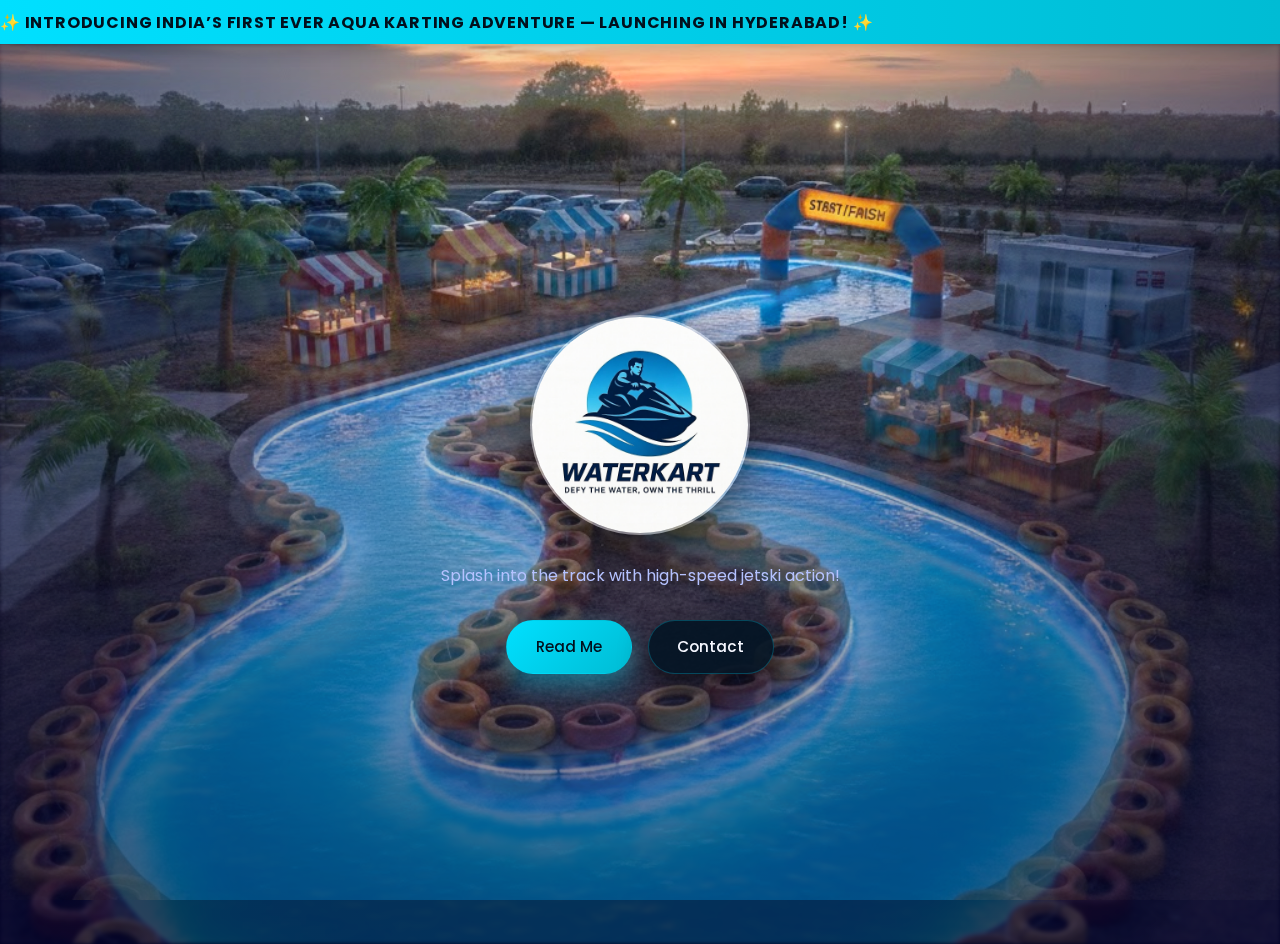
<file: index.html>
<!DOCTYPE html>
<html lang="en">
<head>
  <meta charset="UTF-8" />
  <title>AQUA KART – Home</title>
  <meta name="viewport" content="width=device-width, initial-scale=1" />
  <link href="https://fonts.googleapis.com/css2?family=Poppins:wght@300;500;700&display=swap" rel="stylesheet">
  <link rel="stylesheet" href="styles.css" />

  <!-- Inline animation + hero overrides to guarantee it works on GitHub Pages -->
  <style>
    /* Hero layout */
    .hero {
      position: relative;
      min-height: 100vh;
      width: 100%;
      display: flex;
      align-items: center;
      justify-content: center;
      overflow: hidden;
    }

    /* Background image */
    .hero::before {
      content: "";
      position: absolute;
      inset: 0;
      background-image: url("images/jetski-cartoon-bg.jpg");
      background-size: cover;
      background-position: center;
      filter: saturate(1.2);
      z-index: -2;
    }

    /* Dark overlay for readability */
    .hero-overlay {
      position: absolute;
      inset: 0;
      background: radial-gradient(circle at top, transparent 20%, rgba(0, 0, 40, 0.9));
      z-index: -1;
    }

    /* Water shimmer overlay (moving) */
    .water-shimmer {
      position: absolute;
      inset: 0;
      background: url("images/jetski-cartoon-bg.jpg");
      background-size: cover;
      background-position: center;
      mix-blend-mode: screen;
      opacity: 0.25; /* made stronger so you SEE it clearly */
      animation: shimmerMove 10s infinite linear;
      z-index: 0;
      pointer-events: none;
      filter: brightness(1.6) blur(2px);
    }

    @keyframes shimmerMove {
      0% {
        transform: translateX(-40px) translateY(-30px);
      }
      50% {
        transform: translateX(40px) translateY(35px);
      }
      100% {
        transform: translateX(-40px) translateY(-30px);
      }
    }

    .hero-content {
      text-align: center;
      padding: 2rem;
      max-width: 540px;
      display: flex;
      flex-direction: column;
      align-items: center;
      position: relative;
      z-index: 2;
    }

    .logo-wrapper {
      width: 220px;
      height: 220px;
      border-radius: 50%;
      overflow: hidden;
      display: flex;
      align-items: center;
      justify-content: center;
      background: rgba(255, 255, 255, 0.15);
      box-shadow: 0 18px 45px rgba(0, 0, 0, 0.55);
      border: 2px solid rgba(255, 255, 255, 0.3);
    }

    .logo-image {
      width: 100%;
      height: 100%;
      object-fit: cover;
    }

    .tagline {
      margin-top: 1.75rem;
      margin-bottom: 2rem;
      font-size: 1rem;
    }

    .hero-buttons {
      display: flex;
      flex-wrap: wrap;
      gap: 1rem;
      justify-content: center;
    }

    /* Buttons are already styled in styles.css (btn, primary-btn, secondary-btn) */

    /* ===== Moving Marquee Banner at TOP ===== */
    .announcement-marquee {
      width: 100%;
      overflow: hidden;
      background: linear-gradient(90deg, #00e0ff, #00bcd4);
      padding: 0.6rem 0;
      box-shadow: 0 4px 18px rgba(0, 0, 0, 0.25);
      position: sticky;
      top: 0;
      z-index: 9999;
    }

    .marquee-text {
      display: inline-block;
      white-space: nowrap;
      font-size: 1rem;
      font-weight: 700;
      text-transform: uppercase;
      letter-spacing: 0.05em;
      color: #02101d;
      animation: marqueeMove 12s linear infinite;
    }

    @keyframes marqueeMove {
      0%   { transform: translateX(100%); }
      100% { transform: translateX(-100%); }
    }

    @media (max-width: 600px) {
      .logo-wrapper {
        width: 160px;
        height: 160px;
      }
      .tagline {
        font-size: 0.95rem;
      }
    }
  </style>
</head>

<body>

  <!-- TOP SCROLLING MARQUEE -->
  <div class="announcement-marquee">
    <div class="marquee-text">
      ✨ Introducing India’s First Ever Aqua Karting Adventure — Launching in Hyderabad! ✨
    </div>
  </div>

  <!-- HERO SECTION -->
  <div class="hero">
    <div class="hero-overlay"></div>
    <div class="water-shimmer"></div>

    <div class="hero-content">
      <!-- Logo -->
      <div class="logo-wrapper">
        <img src="images/Logo.png" alt="AQUA KART Logo" class="logo-image">
      </div>

      <p class="tagline">
        Splash into the track with high-speed jetski action!
      </p>

      <div class="hero-buttons">
        <a href="readme.html" class="btn primary-btn">Read Me</a>
        <a href="readme.html#contact" class="btn secondary-btn">Contact</a>
      </div>
    </div>
  </div>

</body>
</html>
</file>
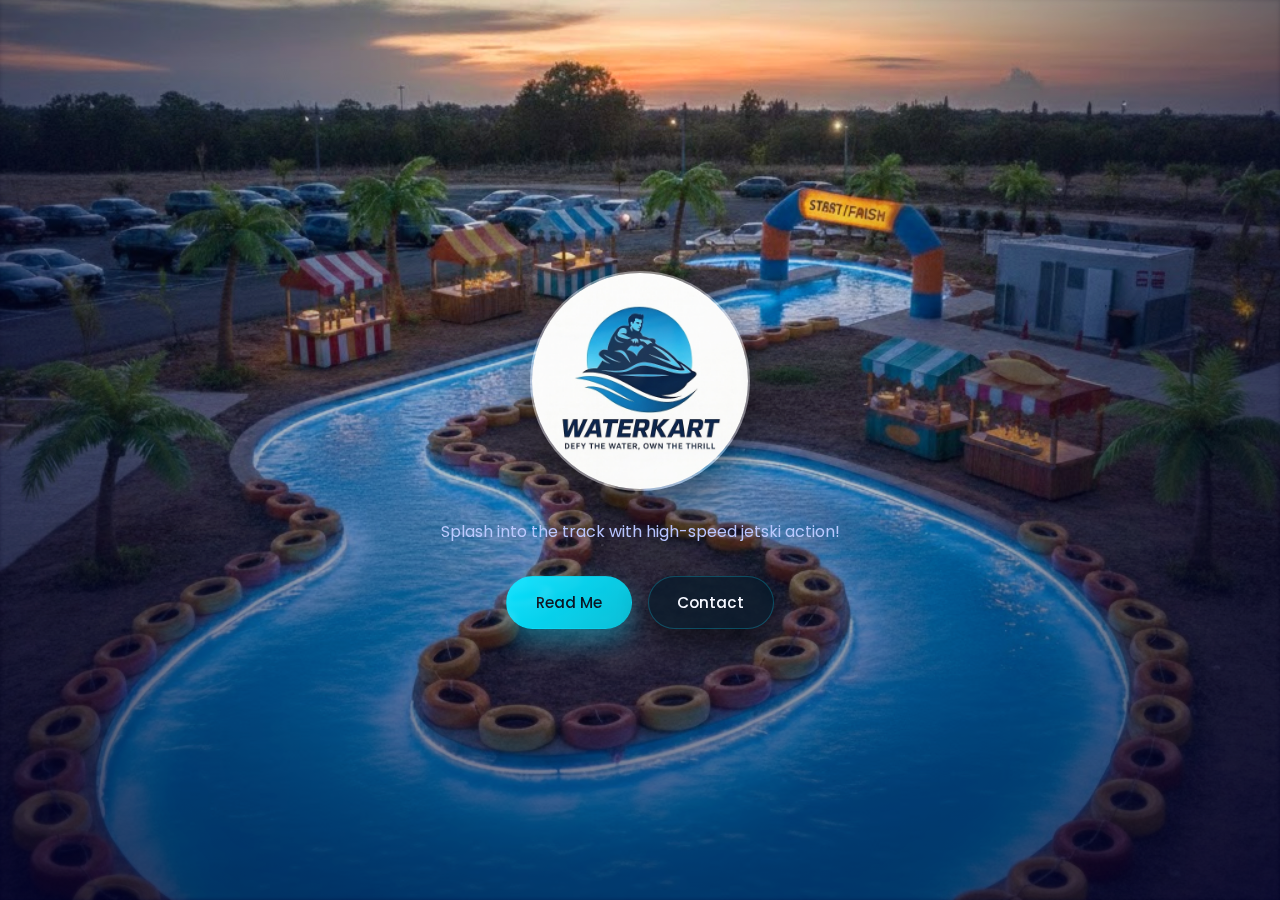
<file: WebSite/index.html>
<!DOCTYPE html>
<html lang="en">
<head>
  <meta charset="UTF-8" />
  <title>AQUA KART – Home</title>
  <meta name="viewport" content="width=device-width, initial-scale=1" />
  <link href="https://fonts.googleapis.com/css2?family=Poppins:wght@300;500;700&display=swap" rel="stylesheet">
  <link rel="stylesheet" href="styles.css" />
</head>
<body>
  <div class="hero">
    <div class="hero-overlay"></div>
    <div class="water-shimmer"></div>


    <div class="hero-content">
      <!-- Logo -->
      <div class="logo-wrapper">
        <!-- IMPORTANT: go UP one folder, then into images -->
        <img src="../images/Logo.png" alt="AQUA KART Logo" class="logo-image">
      </div>

      <p class="tagline">
        Splash into the track with high-speed jetski action!
      </p>

      <div class="hero-buttons">
        <a href="readme.html" class="btn primary-btn">Read Me</a>
        <a href="readme.html#contact" class="btn secondary-btn">Contact</a>
      </div>
    </div>

    <!-- DEBUG: temporary test image -->
    <!-- <img src="../images/Logo.jpg" style="width:200px; position:absolute; top:20px; left:20px;"> -->
  </div>
</body>
</html>
</file>
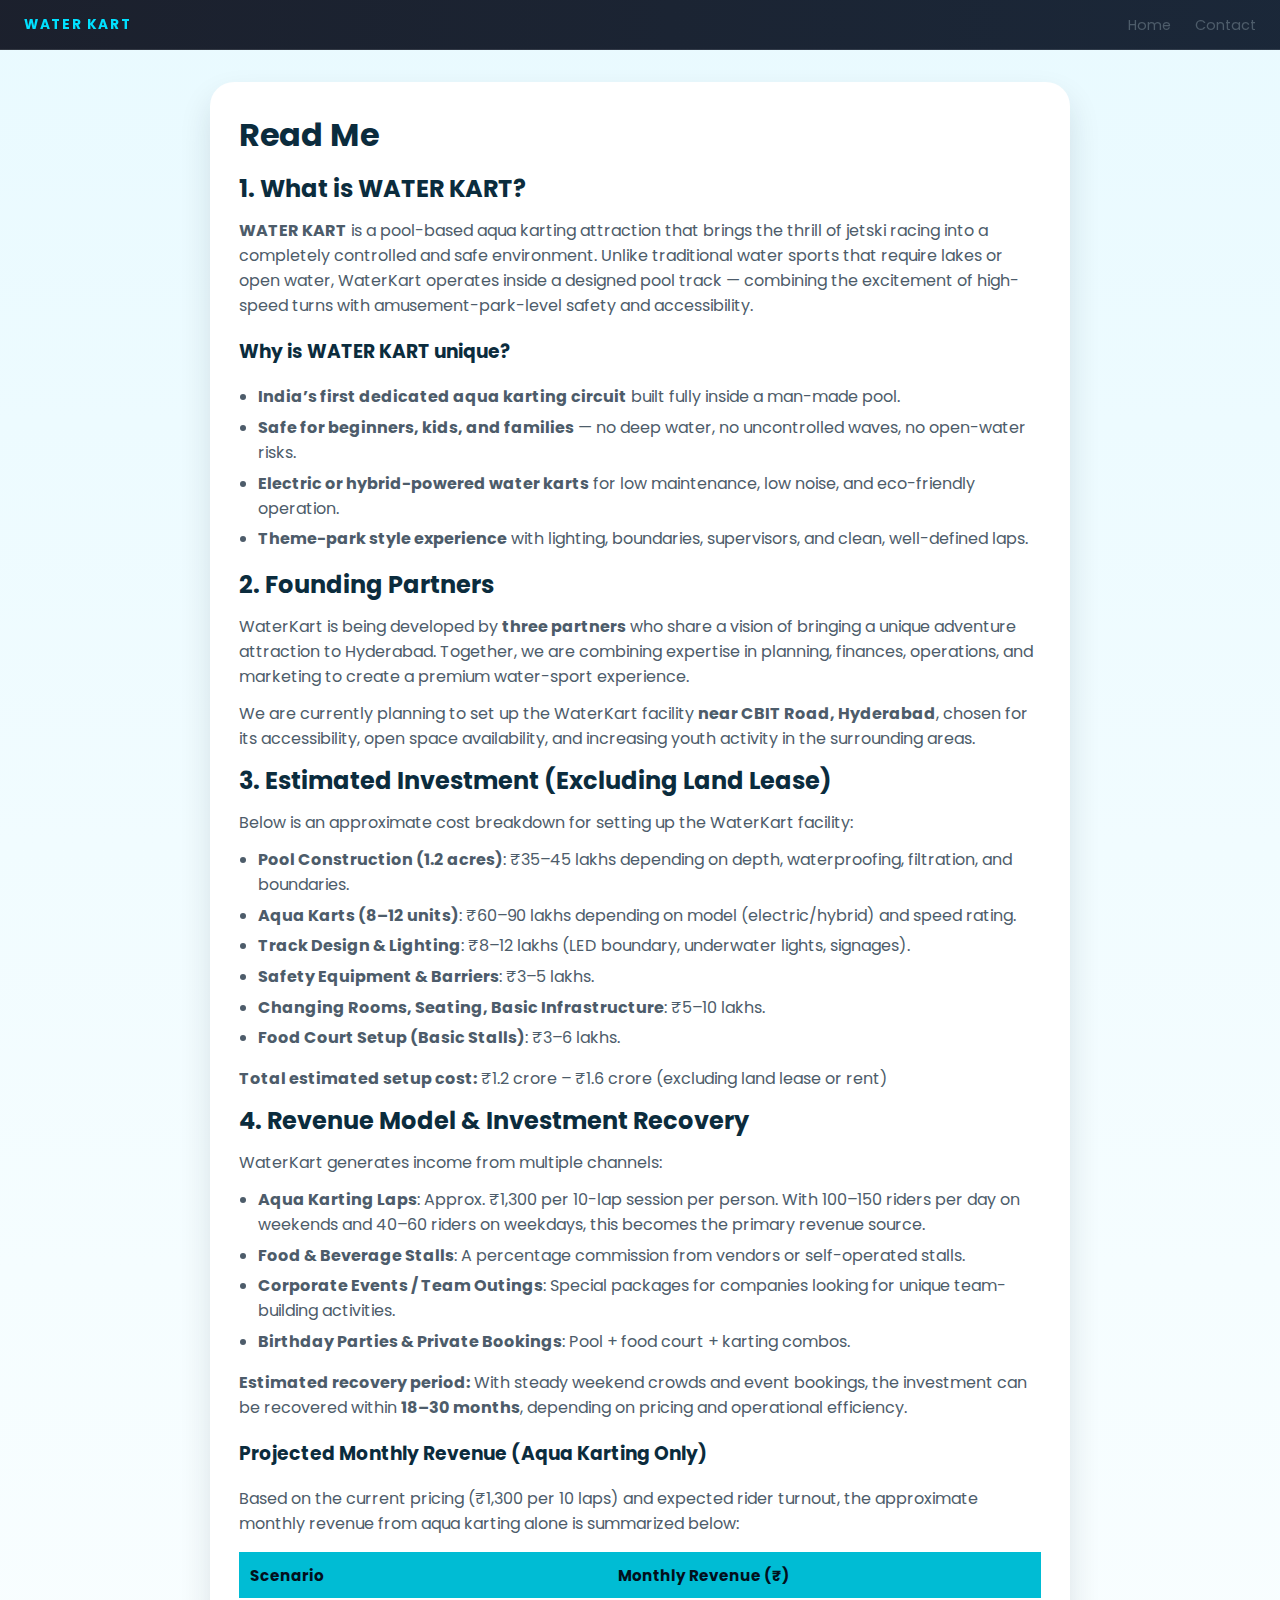
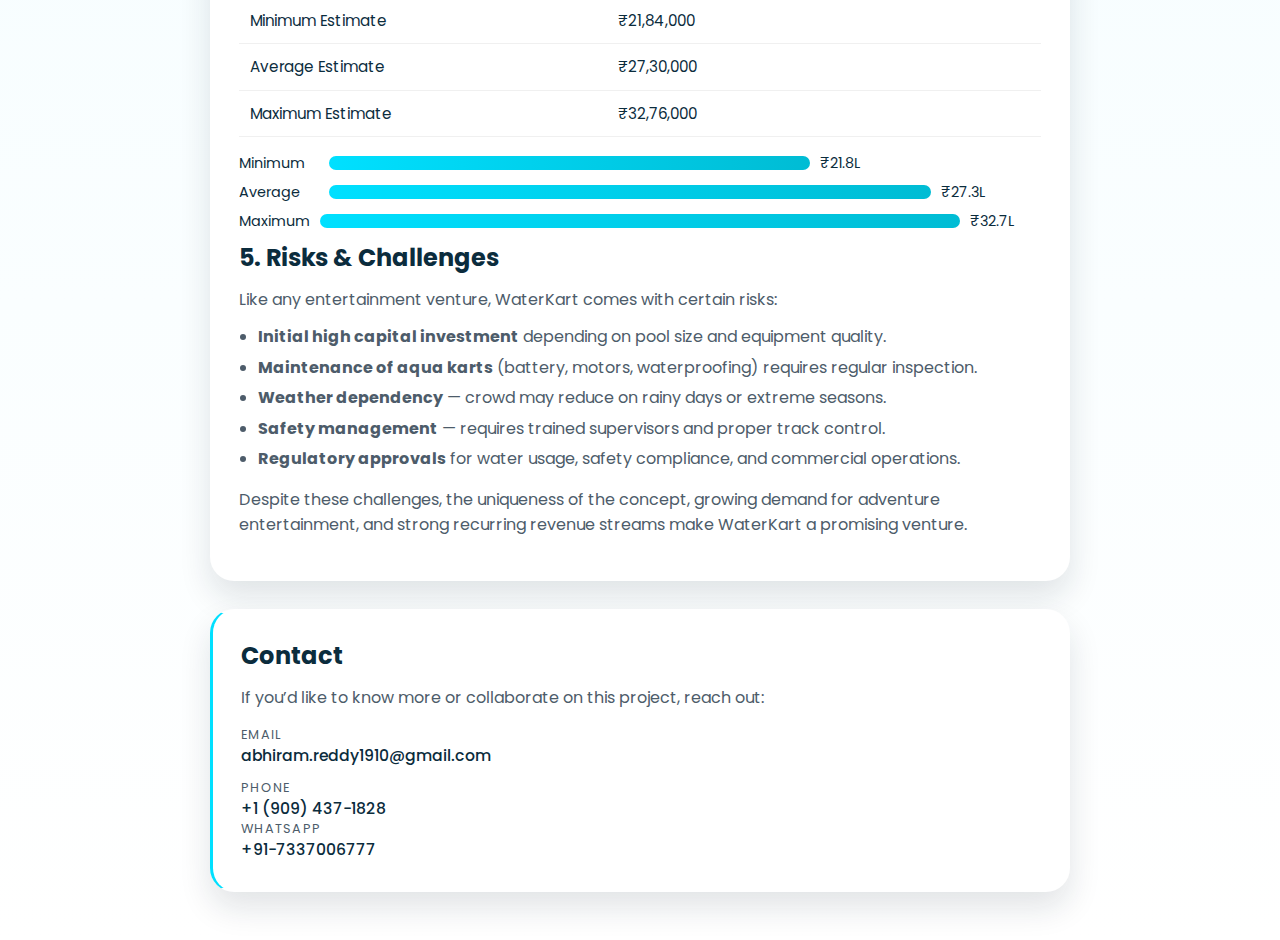
<file: readme.html>
<!DOCTYPE html>
<html lang="en">
<head>
  <meta charset="UTF-8" />
  <title>WATER KART – Read Me</title>
  <meta name="viewport" content="width=device-width, initial-scale=1" />
  <link href="https://fonts.googleapis.com/css2?family=Poppins:wght@300;500;700&display=swap" rel="stylesheet">
  <link rel="stylesheet" href="styles.css" />
</head>

<body class="inner-page">
  <header class="top-bar">
    <div class="top-logo">WATER KART</div>
    <nav class="top-nav">
      <a href="index.html">Home</a>
      <a href="#contact">Contact</a>
    </nav>
  </header>

  <main class="content-wrapper">

    <!-- Read Me Section -->
    <section class="card">
      <h1>Read Me</h1>

      <h2>1. What is WATER KART?</h2>
      <p>
        <strong>WATER KART</strong> is a pool-based aqua karting attraction that brings the thrill of jetski racing into a 
        completely controlled and safe environment. Unlike traditional water sports that require lakes or open water, 
        WaterKart operates inside a designed pool track — combining the excitement of high-speed turns with 
        amusement-park-level safety and accessibility.
      </p>

      <h3>Why is WATER KART unique?</h3>
      <ul>
        <li><strong>India’s first dedicated aqua karting circuit</strong> built fully inside a man-made pool.</li>
        <li><strong>Safe for beginners, kids, and families</strong> — no deep water, no uncontrolled waves, no open-water risks.</li>
        <li><strong>Electric or hybrid-powered water karts</strong> for low maintenance, low noise, and eco-friendly operation.</li>
        <li><strong>Theme-park style experience</strong> with lighting, boundaries, supervisors, and clean, well-defined laps.</li>
      </ul>

      <h2>2. Founding Partners</h2>
      <p>
        WaterKart is being developed by <strong>three partners</strong> who share a vision of bringing a unique adventure 
        attraction to Hyderabad. Together, we are combining expertise in planning, finances, operations, and 
        marketing to create a premium water-sport experience.
      </p>
      <p>
        We are currently planning to set up the WaterKart facility <strong>near CBIT Road, Hyderabad</strong>, chosen for its 
        accessibility, open space availability, and increasing youth activity in the surrounding areas.
      </p>

      <h2>3. Estimated Investment (Excluding Land Lease)</h2>
      <p>Below is an approximate cost breakdown for setting up the WaterKart facility:</p>
      <ul>
        <li><strong>Pool Construction (1.2 acres)</strong>: ₹35–45 lakhs depending on depth, waterproofing, filtration, and boundaries.</li>
        <li><strong>Aqua Karts (8–12 units)</strong>: ₹60–90 lakhs depending on model (electric/hybrid) and speed rating.</li>
        <li><strong>Track Design & Lighting</strong>: ₹8–12 lakhs (LED boundary, underwater lights, signages).</li>
        <li><strong>Safety Equipment & Barriers</strong>: ₹3–5 lakhs.</li>
        <li><strong>Changing Rooms, Seating, Basic Infrastructure</strong>: ₹5–10 lakhs.</li>
        <li><strong>Food Court Setup (Basic Stalls)</strong>: ₹3–6 lakhs.</li>
      </ul>

      <p>
        <strong>Total estimated setup cost:</strong> ₹1.2 crore – ₹1.6 crore (excluding land lease or rent)
      </p>

      <h2>4. Revenue Model & Investment Recovery</h2>
      <p>WaterKart generates income from multiple channels:</p>
      <ul>
        <li>
          <strong>Aqua Karting Laps</strong>:  
          Approx. ₹1,300 per 10-lap session per person.  
          With 100–150 riders per day on weekends and 40–60 riders on weekdays, this becomes the primary revenue source.
        </li>
        <li>
          <strong>Food & Beverage Stalls</strong>:  
          A percentage commission from vendors or self-operated stalls.
        </li>
        <li>
          <strong>Corporate Events / Team Outings</strong>:  
          Special packages for companies looking for unique team-building activities.
        </li>
        <li>
          <strong>Birthday Parties & Private Bookings</strong>:  
          Pool + food court + karting combos.
        </li>
      </ul>

      <p>
        <strong>Estimated recovery period:</strong>  
        With steady weekend crowds and event bookings, the investment can be recovered within  
        <strong>18–30 months</strong>, depending on pricing and operational efficiency.
      </p>

      <!-- 📊 Added: Monthly Revenue Summary (Table + Graph) -->
      <h3>Projected Monthly Revenue (Aqua Karting Only)</h3>
      <p>
        Based on the current pricing (₹1,300 per 10 laps) and expected rider turnout, the approximate 
        monthly revenue from aqua karting alone is summarized below:
      </p>

      <table class="revenue-table">
        <tr>
          <th>Scenario</th>
          <th>Monthly Revenue (₹)</th>
        </tr>
        <tr>
          <td>Minimum Estimate</td>
          <td>₹21,84,000</td>
        </tr>
        <tr>
          <td>Average Estimate</td>
          <td>₹27,30,000</td>
        </tr>
        <tr>
          <td>Maximum Estimate</td>
          <td>₹32,76,000</td>
        </tr>
      </table>

      <div class="graph-container">
        <div class="graph-row">
          <span>Minimum</span>
          <div class="bar bar-min"></div>
          <span class="value">₹21.8L</span>
        </div>

        <div class="graph-row">
          <span>Average</span>
          <div class="bar bar-avg"></div>
          <span class="value">₹27.3L</span>
        </div>

        <div class="graph-row">
          <span>Maximum</span>
          <div class="bar bar-max"></div>
          <span class="value">₹32.7L</span>
        </div>
      </div>

      <h2>5. Risks & Challenges</h2>
      <p>Like any entertainment venture, WaterKart comes with certain risks:</p>
      <ul>
        <li><strong>Initial high capital investment</strong> depending on pool size and equipment quality.</li>
        <li><strong>Maintenance of aqua karts</strong> (battery, motors, waterproofing) requires regular inspection.</li>
        <li><strong>Weather dependency</strong> — crowd may reduce on rainy days or extreme seasons.</li>
        <li><strong>Safety management</strong> — requires trained supervisors and proper track control.</li>
        <li><strong>Regulatory approvals</strong> for water usage, safety compliance, and commercial operations.</li>
      </ul>

      <p>
        Despite these challenges, the uniqueness of the concept, growing demand for adventure entertainment, 
        and strong recurring revenue streams make WaterKart a promising venture.
      </p>
    </section>

    <section id="contact" class="card contact-card">
      <h2>Contact</h2>
      <p>If you’d like to know more or collaborate on this project, reach out:</p>

      <div class="contact-details">
        <div class="contact-item">
          <span class="contact-label">Email</span>
          <span class="contact-value">abhiram.reddy1910@gmail.com</span>
        </div>
        <div class="contact-item">
          <span class="contact-label">Phone</span>
          <span class="contact-value">+1 (909) 437-1828</span>
          <span class="contact-label">WhatsApp</span>
          <span class="contact-value">+91-7337006777</span>
        </div>
      </div>
    </section>

  </main>
</body>
</html>
</file>
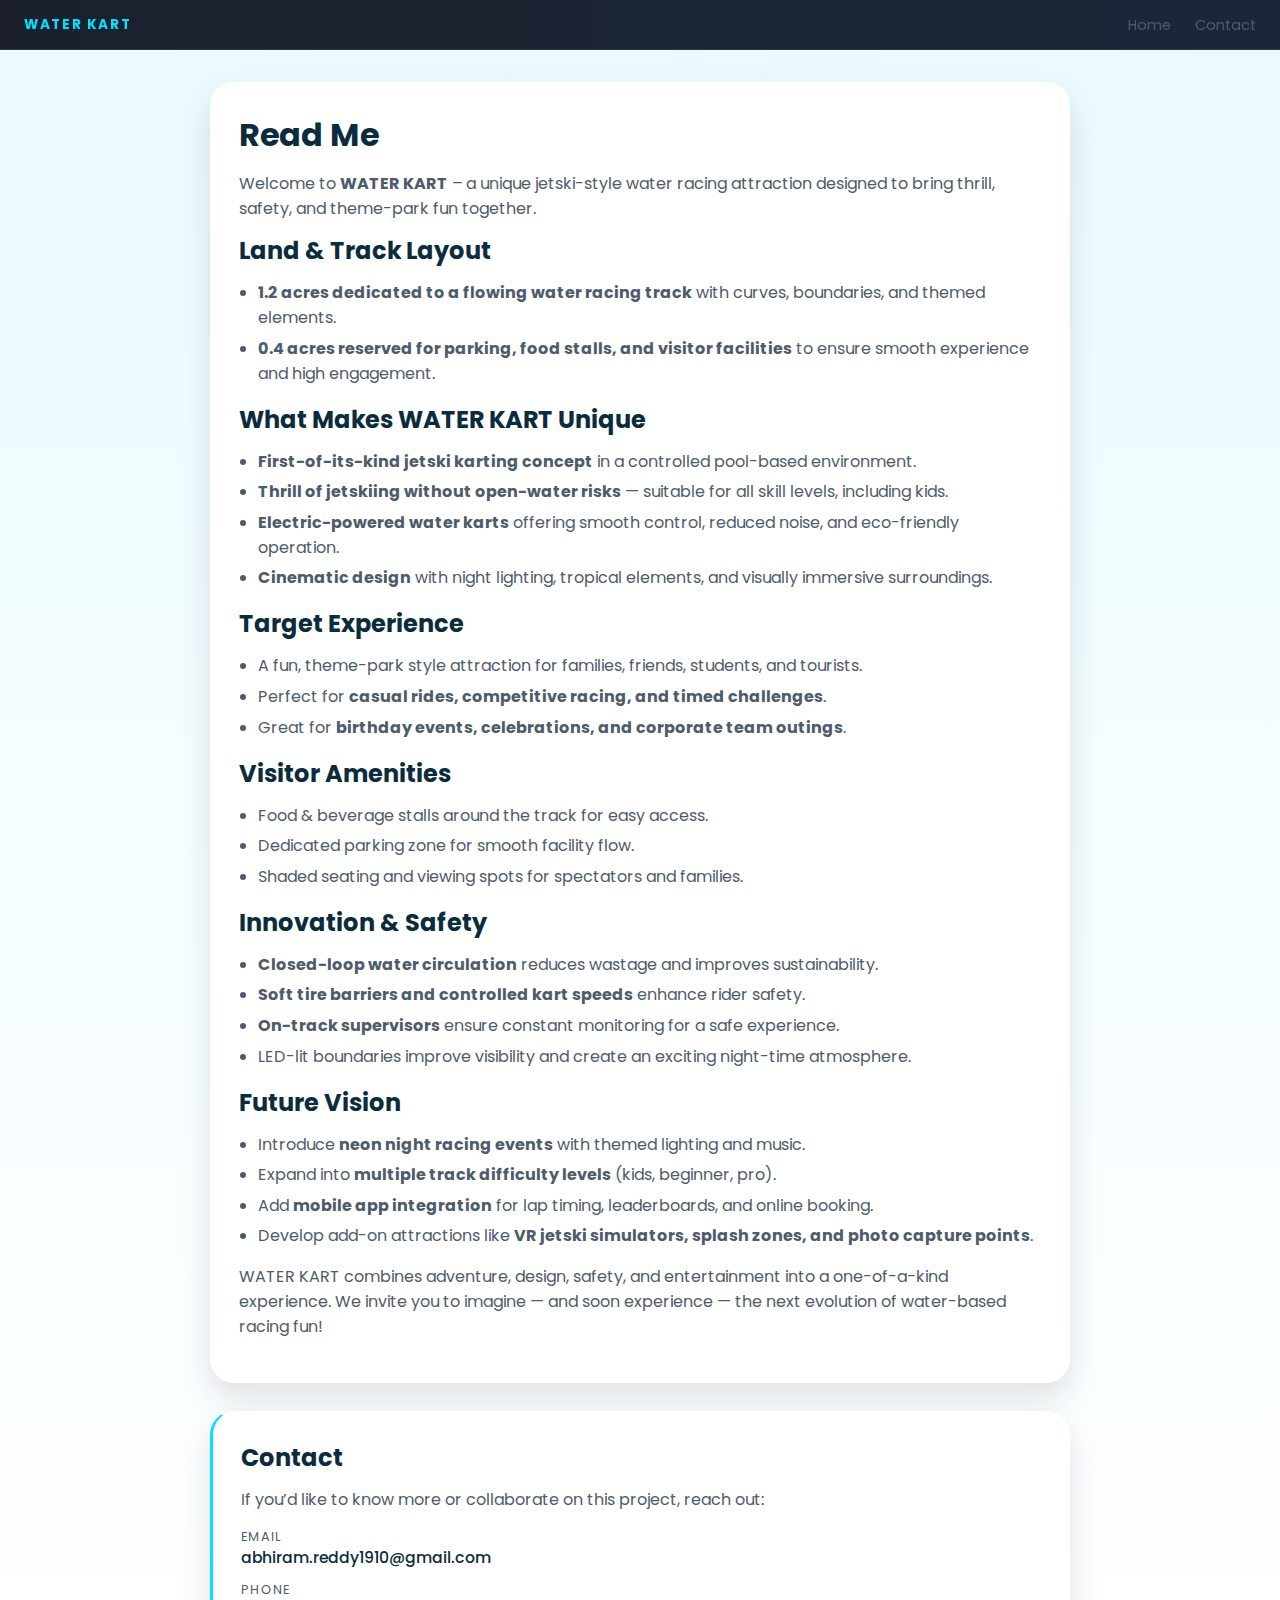
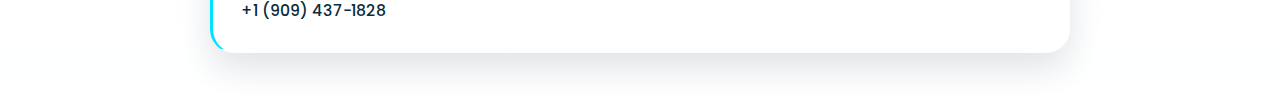
<file: WebSite/readme.html>
<!DOCTYPE html>
<html lang="en">
<head>
  <meta charset="UTF-8" />
  <title>WATER KART – Read Me</title>
  <meta name="viewport" content="width=device-width, initial-scale=1" />
  <link href="https://fonts.googleapis.com/css2?family=Poppins:wght@300;500;700&display=swap" rel="stylesheet">
  <link rel="stylesheet" href="styles.css" />
</head>

<body class="inner-page">
  <header class="top-bar">
    <div class="top-logo">WATER KART</div>
    <nav class="top-nav">
      <a href="index.html">Home</a>
      <a href="#contact">Contact</a>
    </nav>
  </header>

  <main class="content-wrapper">

    <!-- Read Me Section -->
    <section class="card">
      <h1>Read Me</h1>
      <p>
        Welcome to <strong>WATER KART</strong> – a unique jetski-style water racing 
        attraction designed to bring thrill, safety, and theme-park fun together.
      </p>

      <h2>Land & Track Layout</h2>
      <ul>
        <li><strong>1.2 acres dedicated to a flowing water racing track</strong> with curves, boundaries, and themed elements.</li>
        <li><strong>0.4 acres reserved for parking, food stalls, and visitor facilities</strong> to ensure smooth experience and high engagement.</li>
      </ul>

      <h2>What Makes WATER KART Unique</h2>
      <ul>
        <li><strong>First-of-its-kind jetski karting concept</strong> in a controlled pool-based environment.</li>
        <li><strong>Thrill of jetskiing without open-water risks</strong> — suitable for all skill levels, including kids.</li>
        <li><strong>Electric-powered water karts</strong> offering smooth control, reduced noise, and eco-friendly operation.</li>
        <li><strong>Cinematic design</strong> with night lighting, tropical elements, and visually immersive surroundings.</li>
      </ul>

      <h2>Target Experience</h2>
      <ul>
        <li>A fun, theme-park style attraction for families, friends, students, and tourists.</li>
        <li>Perfect for <strong>casual rides, competitive racing, and timed challenges</strong>.</li>
        <li>Great for <strong>birthday events, celebrations, and corporate team outings</strong>.</li>
      </ul>

      <h2>Visitor Amenities</h2>
      <ul>
        <li>Food & beverage stalls around the track for easy access.</li>
        <li>Dedicated parking zone for smooth facility flow.</li>
        <li>Shaded seating and viewing spots for spectators and families.</li>
      </ul>

      <h2>Innovation & Safety</h2>
      <ul>
        <li><strong>Closed-loop water circulation</strong> reduces wastage and improves sustainability.</li>
        <li><strong>Soft tire barriers and controlled kart speeds</strong> enhance rider safety.</li>
        <li><strong>On-track supervisors</strong> ensure constant monitoring for a safe experience.</li>
        <li>LED-lit boundaries improve visibility and create an exciting night-time atmosphere.</li>
      </ul>

      <h2>Future Vision</h2>
      <ul>
        <li>Introduce <strong>neon night racing events</strong> with themed lighting and music.</li>
        <li>Expand into <strong>multiple track difficulty levels</strong> (kids, beginner, pro).</li>
        <li>Add <strong>mobile app integration</strong> for lap timing, leaderboards, and online booking.</li>
        <li>Develop add-on attractions like <strong>VR jetski simulators, splash zones, and photo capture points</strong>.</li>
      </ul>

      <p>
        WATER KART combines adventure, design, safety, and entertainment into a one-of-a-kind experience.  
        We invite you to imagine — and soon experience — the next evolution of water-based racing fun!
      </p>
    </section>

    <!-- Contact Section -->
    <section id="contact" class="card contact-card">
      <h2>Contact</h2>
      <p>If you’d like to know more or collaborate on this project, reach out:</p>

      <div class="contact-details">
        <div class="contact-item">
          <span class="contact-label">Email</span>
          <span class="contact-value">abhiram.reddy1910@gmail.com</span>
        </div>
        <div class="contact-item">
          <span class="contact-label">Phone</span>
          <span class="contact-value">+1 (909) 437-1828</span>
        </div>
      </div>
    </section>

  </main>
</body>
</html>
</file>
<file: styles.css>
/* ==== Base Styles ==== */
:root {
  --bg-dark: #050816;
  --accent: #00e0ff;
  --accent-soft: rgba(0, 224, 255, 0.25);
  --accent-strong: #00bcd4;
  --text-main: #f5f7ff;
  --text-muted: #b5c2ff;
  --card-bg: rgba(10, 16, 35, 0.9);
  --border-soft: rgba(255, 255, 255, 0.1);
  --shadow-soft: 0 18px 45px rgba(0, 0, 0, 0.55);
  --radius-xl: 24px;
}

*,
*::before,
*::after {
  box-sizing: border-box;
}

body {
  margin: 0;
  font-family: "Poppins", system-ui, -apple-system, BlinkMacSystemFont, sans-serif;
  background-color: var(--bg-dark);
  color: var(--text-main);
}

/* ==== Hero (Home Page) ==== */

.hero {
  position: relative;
  min-height: 100vh;
  width: 100%;
  display: flex;
  align-items: center;
  justify-content: center;
  overflow: hidden;
}

/* Background image */
.hero::before {
  content: "";
  position: absolute;
  inset: 0;
  background-image:
    url("images/jetski-cartoon-bg.jpg");
  background-size: cover;
  background-position: center;
  background-attachment: fixed;

  filter: saturate(1.2);
  z-index: -2;
}

/* Dark overlay for readability */
.hero-overlay {
  position: absolute;
  inset: 0;
  background: radial-gradient(circle at top, transparent 20%, rgba(0, 0, 40, 0.9));
  z-index: -1;
}

.hero-content {
  text-align: center;
  padding: 2rem;
  max-width: 540px;
  display: flex;
  flex-direction: column;
  align-items: center;
}
/* Water shimmer overlay */
.water-shimmer {
  position: absolute;
  inset: 0;
  background: url("../images/jetski-cartoon-bg.jpg"); /* same background */
  background-size: cover;
  background-position: center;
  mix-blend-mode: screen;
  opacity: 0.12;  /* subtle shimmer */
  animation: shimmerMove 14s infinite linear;
  z-index: 1; /* Above background, below content */
  pointer-events: none;
  filter: brightness(1.6) blur(2px); /* water shine effect */
}

@keyframes shimmerMove {
  0% {
    transform: translateX(-20px) translateY(-20px);
  }
  50% {
    transform: translateX(20px) translateY(25px);
  }
  100% {
    transform: translateX(-20px) translateY(-20px);
  }
}


/* Logo */

.logo-wrapper {
  width: 220px;
  height: 220px;
  border-radius: 50%;
  overflow: hidden;
  display: flex;
  align-items: center;
  justify-content: center;
  background: rgba(255, 255, 255, 0.15);
  box-shadow: 0 18px 45px rgba(0, 0, 0, 0.55);
  border: 2px solid rgba(255, 255, 255, 0.3);
}

.logo-image {
  width: 100%;
  height: 100%;
  object-fit: cover;
}

/* Tagline */

.tagline {
  margin-top: 1.75rem;
  margin-bottom: 2rem;
  font-size: 1rem;
  color: var(--text-muted);
}

/* Buttons */

.hero-buttons {
  display: flex;
  flex-wrap: wrap;
  gap: 1rem;
  justify-content: center;
}

.btn {
  display: inline-flex;
  align-items: center;
  justify-content: center;
  padding: 0.9rem 1.8rem;
  font-size: 0.95rem;
  font-weight: 500;
  border-radius: 999px;
  border: 1px solid transparent;
  text-decoration: none;
  cursor: pointer;
  transition: transform 0.16s ease, box-shadow 0.16s ease, background 0.16s ease,
    border-color 0.16s ease, color 0.16s ease;
}

.primary-btn {
  background: linear-gradient(135deg, var(--accent), var(--accent-strong));
  color: #02101d;
  box-shadow: 0 12px 28px rgba(0, 224, 255, 0.4);
}

.primary-btn:hover {
  transform: translateY(-2px);
  box-shadow: 0 18px 40px rgba(0, 224, 255, 0.55);
}

.secondary-btn {
  background: rgba(3, 20, 35, 0.9);
  color: var(--text-main);
  border-color: var(--accent-soft);
  box-shadow: 0 12px 28px rgba(0, 0, 0, 0.6);
}

.secondary-btn:hover {
  transform: translateY(-2px);
  border-color: var(--accent);
  background: rgba(8, 25, 50, 0.9);
}

/* ===== Moving Marquee Banner ===== */
.announcement-marquee {
  width: 100%;
  overflow: hidden;
  background: linear-gradient(90deg, #00e0ff, #00bcd4);
  padding: 0.6rem 0;
  box-shadow: 0 4px 18px rgba(0, 0, 0, 0.25);

  /* Force it to be at the top above everything */
  position: sticky;
  top: 0;
  z-index: 9999;
}

.marquee-text {
  display: inline-block;
  white-space: nowrap;
  font-size: 1rem;
  font-weight: 700;
  text-transform: uppercase;
  letter-spacing: 0.05em;
  color: #02101d;
  animation: marqueeMove 12s linear infinite;
}

@keyframes marqueeMove {
  0%   { transform: translateX(100%); }
  100% { transform: translateX(-100%); }
}


/* Inner-page, top-bar, cards... (keep your existing code for these) */


/* ==== Inner Pages (Read Me + Contact) ==== */

/* ==== Inner Pages (Read Me + Contact) ==== */

.inner-page {
  background: linear-gradient(
    180deg,
    #e9faff 0%,
    #f5fdff 50%,
    #ffffff 100%
  );
  color: #0b2c3d;

  /* Override dark theme variables just for inner pages */
  --card-bg: #ffffff;
  --text-main: #0b2c3d;
  --text-muted: #4d5c6a;
  --shadow-soft: 0 16px 32px rgba(15, 35, 52, 0.12);
}


/* Top Bar */

.top-bar {
  position: sticky;
  top: 0;
  z-index: 10;
  backdrop-filter: blur(16px);
  background: linear-gradient(to right, rgba(5, 8, 22, 0.9), rgba(4, 16, 35, 0.9));
  border-bottom: 1px solid var(--border-soft);
  padding: 0.75rem 1.5rem;
  display: flex;
  align-items: center;
  justify-content: space-between;
}

.top-logo {
  font-weight: 700;
  letter-spacing: 0.12em;
  font-size: 0.85rem;
  text-transform: uppercase;
  color: var(--accent);
}

.top-nav a {
  margin-left: 1.25rem;
  font-size: 0.9rem;
  text-decoration: none;
  color: var(--text-muted);
  position: relative;
}

.top-nav a::after {
  content: "";
  position: absolute;
  left: 0;
  bottom: -4px;
  height: 2px;
  width: 0;
  background: var(--accent);
  transition: width 0.18s ease;
}

.top-nav a:hover {
  color: var(--text-main);
}

.top-nav a:hover::after {
  width: 100%;
}

/* Main content wrapper */

.content-wrapper {
  max-width: 900px;
  margin: 2rem auto 3rem;
  padding: 0 1.25rem;
}

/* Card layout */

.card {
  background: var(--card-bg);
  border-radius: var(--radius-xl);
  border: 1px solid var(--border-soft);
  box-shadow: var(--shadow-soft);
  padding: 1.75rem 1.75rem 1.9rem;
  margin-bottom: 1.75rem;
}

.card h1,
.card h2 {
  margin-top: 0;
  margin-bottom: 0.75rem;
}

.card p {
  margin-top: 0.4rem;
  margin-bottom: 0.75rem;
  color: var(--text-muted);
}

.card ul {
  margin-top: 0.3rem;
  padding-left: 1.2rem;
  color: var(--text-muted);
}

.card ul li {
  margin-bottom: 0.35rem;
}

/* Contact card */

.contact-card {
  border-left: 3px solid var(--accent);
}

.contact-details {
  margin-top: 1rem;
  display: grid;
  gap: 0.75rem;
}

.contact-item {
  display: flex;
  flex-direction: column;
}

.contact-label {
  font-size: 0.8rem;
  text-transform: uppercase;
  letter-spacing: 0.1em;
  color: var(--text-muted);
}

.contact-value {
  font-size: 0.98rem;
  font-weight: 500;
  color: var(--text-main);
}

/* ==== Responsive tweaks ==== */

@media (max-width: 600px) {
  .logo-circle {
    width: 150px;
    height: 150px;
  }

  .tagline {
    font-size: 0.95rem;
  }

  .card {
    padding: 1.35rem 1.2rem 1.5rem;
  }

  .top-bar {
    flex-direction: column;
    align-items: flex-start;
    gap: 0.35rem;
  }

  .top-nav a {
    margin-left: 0.75rem;
  }
}

/* ===== Revenue Table ===== */
.revenue-table {
  width: 100%;
  border-collapse: collapse;
  margin-top: 1rem;
  font-size: 0.95rem;
}

.revenue-table th {
  background: #00bcd4;
  color: #02101d;
  padding: 0.7rem;
  text-align: left;
}

.revenue-table td {
  background: rgba(255, 255, 255, 0.03);
  color: var(--text-main);
  padding: 0.7rem;
  border-bottom: 1px solid rgba(0, 0, 0, 0.06);
}

/* ===== Revenue Graph ===== */
.graph-container {
  margin-top: 1rem;
  width: 100%;
}

.graph-row {
  display: flex;
  align-items: center;
  margin: 8px 0;
  gap: 10px;
}

.graph-row span {
  width: 80px;
  font-size: 0.9rem;
  color: var(--text-main);
}

.bar {
  height: 14px;
  border-radius: 999px;
  background: linear-gradient(90deg, #00e0ff, #00bcd4);
}

.bar-min {
  width: 60%;  /* 21.8L */
}

.bar-avg {
  width: 75%;  /* 27.3L */
}

.bar-max {
  width: 90%;  /* 32.7L */
}

.value {
  font-size: 0.85rem;
  color: var(--text-muted);
}
</file>
<file: WebSite/styles.css>
/* ==== Base Styles ==== */
:root {
  --bg-dark: #050816;
  --accent: #00e0ff;
  --accent-soft: rgba(0, 224, 255, 0.25);
  --accent-strong: #00bcd4;
  --text-main: #f5f7ff;
  --text-muted: #b5c2ff;
  --card-bg: rgba(10, 16, 35, 0.9);
  --border-soft: rgba(255, 255, 255, 0.1);
  --shadow-soft: 0 18px 45px rgba(0, 0, 0, 0.55);
  --radius-xl: 24px;
}

*,
*::before,
*::after {
  box-sizing: border-box;
}

body {
  margin: 0;
  font-family: "Poppins", system-ui, -apple-system, BlinkMacSystemFont, sans-serif;
  background-color: var(--bg-dark);
  color: var(--text-main);
}

/* ==== Hero (Home Page) ==== */

.hero {
  position: relative;
  min-height: 100vh;
  width: 100%;
  display: flex;
  align-items: center;
  justify-content: center;
  overflow: hidden;
}

/* Background image */
.hero::before {
  content: "";
  position: absolute;
  inset: 0;
  background-image:
    url("../images/jetski-cartoon-bg.jpg");
  background-size: cover;
  background-position: center;
  background-attachment: fixed;

  filter: saturate(1.2);
  z-index: -2;
}

/* Dark overlay for readability */
.hero-overlay {
  position: absolute;
  inset: 0;
  background: radial-gradient(circle at top, transparent 20%, rgba(0, 0, 40, 0.9));
  z-index: -1;
}

.hero-content {
  text-align: center;
  padding: 2rem;
  max-width: 540px;
  display: flex;
  flex-direction: column;
  align-items: center;
}
/* Water shimmer overlay */
.water-shimmer {
  position: absolute;
  inset: 0;
  background: url("../images/jetski-cartoon-bg.jpg"); /* same background */
  background-size: cover;
  background-position: center;
  mix-blend-mode: screen;
  opacity: 0.12;  /* subtle shimmer */
  animation: shimmerMove 14s infinite linear;
  z-index: 1; /* Above background, below content */
  pointer-events: none;
  filter: brightness(1.6) blur(2px); /* water shine effect */
}

@keyframes shimmerMove {
  0% {
    transform: translateX(-20px) translateY(-20px);
  }
  50% {
    transform: translateX(20px) translateY(25px);
  }
  100% {
    transform: translateX(-20px) translateY(-20px);
  }
}


/* Logo */

.logo-wrapper {
  width: 220px;
  height: 220px;
  border-radius: 50%;
  overflow: hidden;
  display: flex;
  align-items: center;
  justify-content: center;
  background: rgba(255, 255, 255, 0.15);
  box-shadow: 0 18px 45px rgba(0, 0, 0, 0.55);
  border: 2px solid rgba(255, 255, 255, 0.3);
}

.logo-image {
  width: 100%;
  height: 100%;
  object-fit: cover;
}

/* Tagline */

.tagline {
  margin-top: 1.75rem;
  margin-bottom: 2rem;
  font-size: 1rem;
  color: var(--text-muted);
}

/* Buttons */

.hero-buttons {
  display: flex;
  flex-wrap: wrap;
  gap: 1rem;
  justify-content: center;
}

.btn {
  display: inline-flex;
  align-items: center;
  justify-content: center;
  padding: 0.9rem 1.8rem;
  font-size: 0.95rem;
  font-weight: 500;
  border-radius: 999px;
  border: 1px solid transparent;
  text-decoration: none;
  cursor: pointer;
  transition: transform 0.16s ease, box-shadow 0.16s ease, background 0.16s ease,
    border-color 0.16s ease, color 0.16s ease;
}

.primary-btn {
  background: linear-gradient(135deg, var(--accent), var(--accent-strong));
  color: #02101d;
  box-shadow: 0 12px 28px rgba(0, 224, 255, 0.4);
}

.primary-btn:hover {
  transform: translateY(-2px);
  box-shadow: 0 18px 40px rgba(0, 224, 255, 0.55);
}

.secondary-btn {
  background: rgba(3, 20, 35, 0.9);
  color: var(--text-main);
  border-color: var(--accent-soft);
  box-shadow: 0 12px 28px rgba(0, 0, 0, 0.6);
}

.secondary-btn:hover {
  transform: translateY(-2px);
  border-color: var(--accent);
  background: rgba(8, 25, 50, 0.9);
}

/* Inner-page, top-bar, cards... (keep your existing code for these) */


/* ==== Inner Pages (Read Me + Contact) ==== */

/* ==== Inner Pages (Read Me + Contact) ==== */

.inner-page {
  background: linear-gradient(
    180deg,
    #e9faff 0%,
    #f5fdff 50%,
    #ffffff 100%
  );
  color: #0b2c3d;

  /* Override dark theme variables just for inner pages */
  --card-bg: #ffffff;
  --text-main: #0b2c3d;
  --text-muted: #4d5c6a;
  --shadow-soft: 0 16px 32px rgba(15, 35, 52, 0.12);
}


/* Top Bar */

.top-bar {
  position: sticky;
  top: 0;
  z-index: 10;
  backdrop-filter: blur(16px);
  background: linear-gradient(to right, rgba(5, 8, 22, 0.9), rgba(4, 16, 35, 0.9));
  border-bottom: 1px solid var(--border-soft);
  padding: 0.75rem 1.5rem;
  display: flex;
  align-items: center;
  justify-content: space-between;
}

.top-logo {
  font-weight: 700;
  letter-spacing: 0.12em;
  font-size: 0.85rem;
  text-transform: uppercase;
  color: var(--accent);
}

.top-nav a {
  margin-left: 1.25rem;
  font-size: 0.9rem;
  text-decoration: none;
  color: var(--text-muted);
  position: relative;
}

.top-nav a::after {
  content: "";
  position: absolute;
  left: 0;
  bottom: -4px;
  height: 2px;
  width: 0;
  background: var(--accent);
  transition: width 0.18s ease;
}

.top-nav a:hover {
  color: var(--text-main);
}

.top-nav a:hover::after {
  width: 100%;
}

/* Main content wrapper */

.content-wrapper {
  max-width: 900px;
  margin: 2rem auto 3rem;
  padding: 0 1.25rem;
}

/* Card layout */

.card {
  background: var(--card-bg);
  border-radius: var(--radius-xl);
  border: 1px solid var(--border-soft);
  box-shadow: var(--shadow-soft);
  padding: 1.75rem 1.75rem 1.9rem;
  margin-bottom: 1.75rem;
}

.card h1,
.card h2 {
  margin-top: 0;
  margin-bottom: 0.75rem;
}

.card p {
  margin-top: 0.4rem;
  margin-bottom: 0.75rem;
  color: var(--text-muted);
}

.card ul {
  margin-top: 0.3rem;
  padding-left: 1.2rem;
  color: var(--text-muted);
}

.card ul li {
  margin-bottom: 0.35rem;
}

/* Contact card */

.contact-card {
  border-left: 3px solid var(--accent);
}

.contact-details {
  margin-top: 1rem;
  display: grid;
  gap: 0.75rem;
}

.contact-item {
  display: flex;
  flex-direction: column;
}

.contact-label {
  font-size: 0.8rem;
  text-transform: uppercase;
  letter-spacing: 0.1em;
  color: var(--text-muted);
}

.contact-value {
  font-size: 0.98rem;
  font-weight: 500;
  color: var(--text-main);
}

/* ==== Responsive tweaks ==== */

@media (max-width: 600px) {
  .logo-circle {
    width: 150px;
    height: 150px;
  }

  .tagline {
    font-size: 0.95rem;
  }

  .card {
    padding: 1.35rem 1.2rem 1.5rem;
  }

  .top-bar {
    flex-direction: column;
    align-items: flex-start;
    gap: 0.35rem;
  }

  .top-nav a {
    margin-left: 0.75rem;
  }
}
</file>
